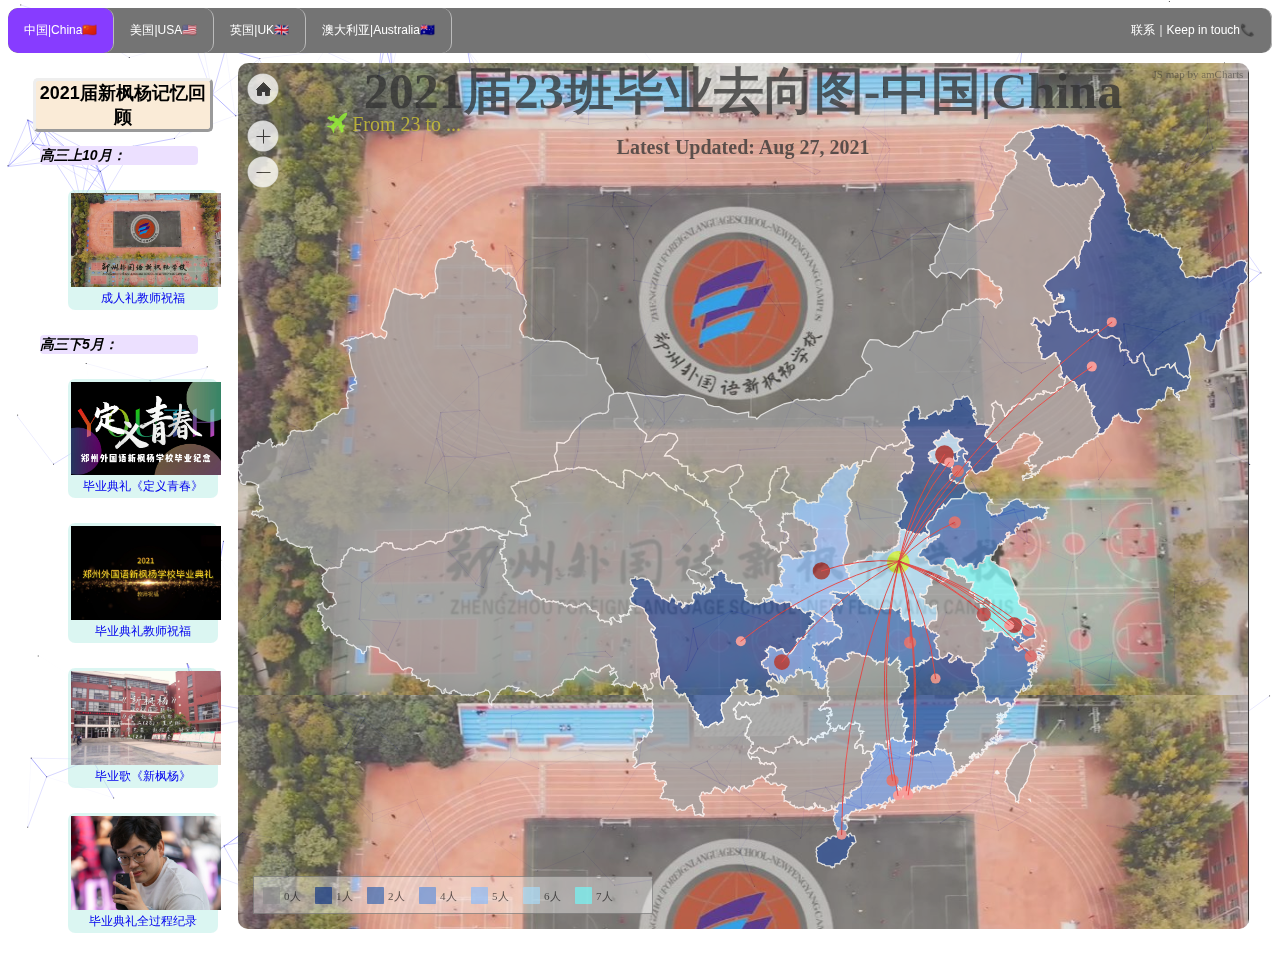
<file: index.html>
<!DOCTYPE HTML PUBLIC "-//W3C//DTD HTML 4.01//EN" "http://www.w3.org/TR/html4/strict.dtd">
<html>
    <head>
        <meta http-equiv="Content-Type" content="text/html; charset=utf-8">
        <title>Graduation10111Map</title>

        <link rel="shortcut icon" href="./src/favicon.ico">
        <link rel="stylesheet" href="./css/style.css" type="text/css">
        <!-- <link rel="stylesheet" href="./css/ammap.css" type="text/css"> -->
        <script src="./js/ammap.js" type="text/javascript"></script>
        <!-- check ammap/maps/js/ folder to see all available countries -->
        <!-- map file should be included after ammap.js -->
		<script src="./js/china.js" type="text/javascript"></script>
        <script>
            AmCharts.ready(function() {
			    map = new AmCharts.AmMap();
                map.addTitle("2021届23班毕业去向图-中国|China", 50);
                map.addTitle("Latest Updated: Aug 27, 2021", 20);
                // map.projection = "winkel3";
                // AmCharts.theme = AmCharts.themes.black;

                // some svg used later
                var planeSVG = "M19.671,8.11l-2.777,2.777l-3.837-0.861c0.362-0.505,0.916-1.683,0.464-2.135c-0.518-0.517-1.979,0.278-2.305,0.604l-0.913,0.913L7.614,8.804l-2.021,2.021l2.232,1.061l-0.082,0.082l1.701,1.701l0.688-0.687l3.164,1.504L9.571,18.21H6.413l-1.137,1.138l3.6,0.948l1.83,1.83l0.947,3.598l1.137-1.137V21.43l3.725-3.725l1.504,3.164l-0.687,0.687l1.702,1.701l0.081-0.081l1.062,2.231l2.02-2.02l-0.604-2.689l0.912-0.912c0.326-0.326,1.121-1.789,0.604-2.306c-0.452-0.452-1.63,0.101-2.135,0.464l-0.861-3.838l2.777-2.777c0.947-0.947,3.599-4.862,2.62-5.839C24.533,4.512,20.618,7.163,19.671,8.11z";
                var targetSVG = "M9,0C4.029,0,0,4.029,0,9s4.029,9,9,9s9-4.029,9-9S13.971,0,9,0z M9,15.93 c-3.83,0-6.93-3.1-6.93-6.93S5.17,2.07,9,2.07s6.93,3.1,6.93,6.93S12.83,15.93,9,15.93 M12.5,9c0,1.933-1.567,3.5-3.5,3.5S5.5,10.933,5.5,9S7.067,5.5,9,5.5 S12.5,7.067,12.5,9z";
                
                // change position of "JS map by amcharts"
                map.creditsPosition = "top-right";

                map.linesSettings = {
			        color: "#EA0000",
			        alpha: 0.99,
			    };

				map.areasSettings = {
                    rollOverOutlineColor: "#FFFFFF",
                    rollOverColor: "#CC0000",
                    balloonText: "<span style='font-size:17px;'><b>[[title]]</b>[[customData]]</span>",
					outlineThickness:1.25,
                    autoZoom:false,
                    selectedColor: "#FF841A",
                    unlistedAreasColor: "#888888",
				};


                var zhengzhou = {
			        id: "zhengzhou",
			        color: "#8F0000",
                    value: 6,
			        // svgPath: targetSVG,
			        title: "郑州",
                    customData: '<table border="1"><tr><th>姓名</th><th>学校</th></tr><tr><td>陈文轩</td><td><img width=135px height=35px src="./src/huel.png"></td></tr><tr><td>李昊忱</td><td rowspan="2"><img width=135px height=35px src="./src/zzu.png"></td></tr><tr><td style="font-size:15px">杨如弘若</td></tr><tr><td>王怡霖</td><td></td></tr><tr><td>张竞文</td><td></td></tr><tr><td>周非凡</td><td></td></tr></table>',
			        latitude: 34.7000,
			        longitude: 113.6000,
			        // scale: 1.2,
			        // zoomLevel: 2.74,
			        // zoomLongitude: 34.7500,
			        // zoomLatitude: 113.6333,

			        lines: [
                        // line add id : 'xx' and link it to planes
			        {
                        arc: -0.5,
			            latitudes: [34.7500, 39.9056],
			            longitudes: [113.6333, 116.3958],
                    },
			        {
                        arc: -0.5,
			            latitudes: [34.7500, 36.6702],
			            longitudes: [113.6333, 117.0207]},
			        {
                        arc: -0.5,
			            latitudes: [34.7500, 23.1166],
			            longitudes: [113.6333, 113.2500]},
			        {
                        arc: -0.5,
			            latitudes: [34.7500, 22.5333],
			            longitudes: [113.6333, 114.0833]},
			        {
                        arc: -0.5,
			            latitudes: [34.7500, 22.2711],
			            longitudes: [113.6333, 113.5770]},
			        {
                        arc: -0.5,
			            latitudes: [34.7500, 20.0500],
			            longitudes: [113.6333, 110.1666]},
			        {
                        arc: -0.5,
			            latitudes: [34.7500, 39.5380],
			            longitudes: [113.6333, 116.6840]},
			        {
                        arc: -0.5,
			            latitudes: [34.7500, 45.8013],
			            longitudes: [113.6333, 126.5291]},
			        {
                        arc: -0.5,
			            latitudes: [34.7500, 30.5833],
			            longitudes: [113.6333, 114.3166]},
			        {
                        arc: -0.5,
			            latitudes: [34.7500, 43.8845],
			            longitudes: [113.6333, 125.3184]},
			        {
                        arc: -0.5,
			            latitudes: [34.7500, 32.0438],
			            longitudes: [113.6333, 118.7786]},
			        {
                        arc: -0.5,
			            latitudes: [34.7500, 31.5000],
			            longitudes: [113.6333, 120.6166]},
			        {
                        arc: -0.5,
			            latitudes: [34.7500, 31.4900],
			            longitudes: [113.6333, 120.3130]},
			        {
                        arc: -0.5,
			            latitudes: [34.7500, 28.6830],
			            longitudes: [113.6333, 115.8580]},
			        {
                        arc: -0.5,
			            latitudes: [34.7500, 34.2650],
			            longitudes: [113.6333, 108.9423]},
			        {
                        arc: -0.5,
			            latitudes: [34.7500, 31.2286],
			            longitudes: [113.6333, 121.4747]},
			        {
                        arc: -0.5,
			            latitudes: [34.7500, 30.6600],
			            longitudes: [113.6333, 104.0633]},
			        {
                        arc: -0.5,
			            latitudes: [34.7500, 39.1336],
			            longitudes: [113.6333, 117.2054]},
			        {
                        arc: -0.5,
			            latitudes: [34.7500, 22.3000],
			            longitudes: [113.6333, 114.2000]},
			        {
                        arc: -0.5,
			            latitudes: [34.7500, 29.8603],
			            longitudes: [113.6333, 121.6245]},
			        {
                        arc: -0.5,
			            latitudes: [34.7500, 29.5637],
			            longitudes: [113.6333, 106.5504]},
			        ],
                    images: [{
			            label: "From 23 to ...",
			            svgPath: planeSVG,
			            left: 100,
			            top: 60,
                        title: "Count",
                        customData: "49/66",
			            color: "#7FFF00",
			            labelColor: "#CCC000",
			            labelRollOverColor: "#CC0000",
			            labelFontSize: 20
                    },
                    ]
			    };

                mapData = [
                            zhengzhou,
                            {zoomLevel:1.25, scale:0.5, color:"#8F0000",title:"北京", latitude:39.9056, longitude:116.3958, customData:'<table border="1"><tr><th colspan="2"></th></tr><tr><th>&nbsp;姓&nbsp;&nbsp;名&nbsp;</th><th>&nbsp;&nbsp;&nbsp;&nbsp;&nbsp;&nbsp;大&nbsp;&nbsp;&nbsp;&nbsp;学&nbsp;&nbsp;&nbsp;&nbsp;&nbsp;</th></tr><tr><td>单昕</td><td rowspan="2"><img  height=45px src="./src/bsu.png"></td></tr><tr><td>冯雨欣</td></tr><tr><td>都可心</td><td><img height=36px src="./src/bfsu.png"></td></tr><tr><td>谷行言</td><td></td></tr><tr><td>李莞婷</td><td><img height="33px" src="./src/ruc.png"></td></tr><tr><td>王奕文</td><td></td></tr></table>',value: 6},
                            {zoomLevel:1.25, scale:0.5, color:"#D64646",title:"济南", latitude:36.6702, longitude:117.0207, customData:'<table border="1"><tr><th>姓名</th><th>&nbsp;&nbsp;&nbsp;&nbsp;&nbsp;&nbsp;&nbsp;大学&nbsp;&nbsp;&nbsp;&nbsp;&nbsp;&nbsp;&nbsp;&nbsp;</th></tr><tr><td>乔思锦</td><td rowspan="2"><img height=48px src="./src/sdu.png"></td></tr><tr><td>宋昱樟</td></tr></table>', value: 2},
                            // {zoomLevel:1.25, scale:1.25, title:"郑州", latitude:34.7500, longitude:113.6333, customData:'陈文轩（河南财经政法大学）｜李昊忱、杨如弘若（郑州大学）｜王怡霖｜张竞文｜周非凡',},
                            {zoomLevel:1.25, scale:0.5, color:"#D64646",title:"广州", latitude:23.1166, longitude:113.2500, customData:'<table border="1"><tr><th>姓名</th><th>学校</th></tr><tr><td>楚甜甜</td><td></td></tr><tr><td>樊志鑫</td><td></td></tr></table>', value: 2},
                            {zoomLevel:1.25, scale:0.5, color:"#FF8282",title:"深圳", latitude:22.5333, longitude:114.0833, customData:'<table border="1"><tr><th>姓名</th><th>学校</th></tr><tr><td>李树欣</td><td></td></tr></table>', value: 1},
                            {zoomLevel:1.25, scale:0.5, color:"#FF8282",title:"珠海", latitude:22.2711, longitude:113.5770, customData:'<table border="1"><tr><th>姓&nbsp;&nbsp;&nbsp;名</th><th>&nbsp;&nbsp;&nbsp;&nbsp;学&nbsp;&nbsp;&nbsp;&nbsp;&nbsp;&nbsp;&nbsp;&nbsp;校&nbsp;&nbsp;&nbsp;&nbsp;</th></tr><tr><td>陈艺菲</td><td><img height="35px" src="./src/uic.png"></td></tr></table>', value: 1},
                            {zoomLevel:1.25, scale:0.5, color:"#FF8282",title:"海口", latitude:20.0500, longitude:110.1666, customData:'<table border="1"><tr><th>姓名</th><th>&nbsp;&nbsp;&nbsp;学&nbsp;&nbsp;&nbsp;&nbsp;&nbsp;&nbsp;校&nbsp;&nbsp;&nbsp;</th></tr><tr><td>刘尚</td><td><img height="35px" src="./src/hainanu.png"></td></tr></table>', value: 1},
                            {zoomLevel:1.25, scale:0.5, color:"#FF8282",title:"廊坊", latitude:39.5380, longitude:116.6840, customData:'<table border="1"><tr><th>姓名</th><th>学校</th></tr><tr><td>胡校翡</td><td></td></tr></table>', value: 1},
                            {zoomLevel:1.25, scale:0.5, color:"#FF8282",title:"哈尔滨", latitude:45.8013, longitude:126.5291, customData:'<table border="1"><tr><th>姓名</th><th>&nbsp;&nbsp;&nbsp;&nbsp;&nbsp;学&nbsp;&nbsp;&nbsp;&nbsp;&nbsp;&nbsp;&nbsp;&nbsp;校&nbsp;&nbsp;&nbsp;&nbsp;&nbsp;</th></tr><tr><td>秦畅</td><td><img height=35px src="./src/neau.png"></td></tr></table>', value: 1},
                            {zoomLevel:1.25, scale:0.5, color:"#D64646",title:"武汉", latitude:30.5833, longitude:114.3166, customData:'<table border="1"><tr><th>姓名</th><th>&nbsp;&nbsp;&nbsp;&nbsp;学&nbsp;&nbsp;&nbsp;&nbsp;&nbsp;&nbsp;&nbsp;校&nbsp;&nbsp;&nbsp;&nbsp;</th></tr><tr><td>侯凯鑫</td><td></td></tr><tr><td>沈小甜</td><td><img height=36px src="./src/zuel.png"></td></table>', value: 2},
                            {zoomLevel:1.25, scale:0.5, color:"#FF8282",title:"长春", latitude:43.8845, longitude:125.3184, customData:'<table border="1"><tr><th>姓&nbsp;&nbsp;&nbsp;&nbsp;名&nbsp;</th><th>&nbsp;&nbsp;&nbsp;学&nbsp;&nbsp;&nbsp;&nbsp;&nbsp;&nbsp;&nbsp;&nbsp;&nbsp;&nbsp;校&nbsp;&nbsp;&nbsp;</th></tr><tr><td>赵子佳</td><td><img height="30px" src="./src/jisu.png"></td></tr></table>', value: 1},
                            {zoomLevel:1.25, scale:0.5, color:"#AD1D1D",title:"南京", latitude:32.0438, longitude:118.7786, customData:'<table border="1"><tr><th>姓名</th><th>&nbsp;&nbsp;学&nbsp;&nbsp;&nbsp;&nbsp;&nbsp;&nbsp;&nbsp;&nbsp;&nbsp;校&nbsp;&nbsp;</th></tr><tr><td>陈柄言</td><td><img height="30px" src="./src/nau.png"></td></tr><tr><td>张禾佳</td><td></td></tr><tr><td>张婧懿</td><td></td></tr></table>', value: 3},
                            {zoomLevel:1.25, scale:0.5, color:"#940404",title:"苏州", latitude:31.5000, longitude:120.6166, customData:'<table border="1"><tr><th>姓名</th><th>学校</th></tr><tr><td>李佳荣</td><td></td></tr><tr><td>王路灿</td><td></td></tr><tr><td>赵文迪</td><td><img height="33px" src="./src/xjtlu.png"></td></tr></table>', value: 4},
                            {zoomLevel:1.25, scale:0.5, color:"#FF8282",title:"无锡", latitude:31.4900, longitude:120.3130, customData:'<table border="1"><tr><th>姓名</th><th>&nbsp;&nbsp;学&nbsp;&nbsp;&nbsp;&nbsp;&nbsp;校&nbsp;&nbsp;</th></tr><tr><td>杨沛霖</td><td><img height=33px src="./src/jiangnan.png"></td></table>', value: 1},
                            {zoomLevel:1.25, scale:0.5, color:"#FF8282",title:"南昌", latitude:28.6830, longitude:115.8580, customData:'<table border="1"><tr><th>姓名</th><th>学校</th></tr><tr><td>赵畅</td><td></td></table>', value: 1},
                            {zoomLevel:1.25, scale:0.5, color:"#8F0000",title:"西安", latitude:34.2650, longitude:108.9423, customData:'<table border="1"><tr><th>姓名</th><th>&nbsp;&nbsp;学&nbsp;&nbsp;&nbsp;&nbsp;&nbsp;&nbsp;&nbsp;&nbsp;&nbsp;校&nbsp;&nbsp;</th></tr><tr><td>冯靖涵</td><td><img height=33px src="./src/xidian.png"></td></tr><tr><td>李艺菲</td><td><img height=33px src="./src/snnu.png"></td></tr><tr><td>张瀚霖</td><td></td></tr><tr><td>赵煜晨</td><td></td></tr><tr><td>朱栎旭</td><td><img height=73px src="./src/sust.png"></td></tr></table>', value: 5},
                            {zoomLevel:1.25, scale:0.5, color:"#D64646",title:"上海", latitude:31.2286, longitude:121.4747, customData:'<table border="1"><tr><th>&nbsp;姓&nbsp;&nbsp;&nbsp;&nbsp;名&nbsp;</th><th>&nbsp;&nbsp;&nbsp;学&nbsp;&nbsp;&nbsp;&nbsp;&nbsp;&nbsp;&nbsp;&nbsp;校&nbsp;&nbsp;&nbsp;</th></tr><tr><td>谷雨璞</td><td></td></tr><tr><td>王翔宇</td><td><img height=27px src="./src/shupl.png"></td></table>', value: 2},
                            {zoomLevel:1.25, scale:0.5, color:"#FF8282",title:"成都", latitude:30.6600, longitude:104.0633, customData:'<table border="1"><tr><th>姓名</th><th>学校</th></tr><tr><td>张雨桐</td><td></td></tr></table>', value: 1},
                            {zoomLevel:1.25, scale:0.5, color:"#D64646",title:"天津", latitude:39.1336, longitude:117.2054, customData:'<table border="1"><tr><th>姓名</th><th>学校</th></tr><tr><td>苗卓琦</td><td></td></tr><tr><td>周琬钦</td><td><img width=120px src="./src/nankai.png"></td></tr></table>', value: 2},
                            {zoomLevel:1.25, scale:0.5, color:"#FF8282",title:"香港", latitude:22.3000, longitude:114.2000, customData:'<table border="1"><tr><th>姓名</th><th>学校</th></tr><tr><td>郭欣怡</td><td><img width=135px src="./src/cuhk.png"></td></tr></table>', value: 1},
                            {zoomLevel:1.25, scale:0.5, color:"#D64646",title:"宁波", latitude:29.8603, longitude:121.6245, customData:'<table border="1"><tr><th>姓名</th><th>学校</th></tr><tr><td>李若静</td><td></td></tr><tr><td>钟紫涵</td><td><img width=100px src="./src/nottingham.png"></td></tr></table>', value: 2},
                            {zoomLevel:1.25, scale:0.5, color:"#940404",title:"重庆", latitude:29.5637, longitude:106.5504, customData:'<table border="1"><tr><th>姓名</th><th>学校</th></tr><tr><td>马承钰</td><td><img width=120px height=35px src="./src/swu.png"></td></tr><tr><td>安麒羽</td><td></td></tr><tr><td>吕婧玥</td><td></td></tr><tr><td>常乂文</td><td></td></tr></table>', value: 4},
                        //     {
                        //     svgPath: planeSVG,
                        //     positionOnLine: 0,
                        //     color: "#000000",
                        //     alpha: 0.1,
                        //     animateAlongLine: true,
                        //     lineId: "line2",
                        //     flipDirection: true,
                        //     loop: true,
                        //     scale: 0.03,
                        //     positionScale: 1.3
                        // }, {
                        //     svgPath: planeSVG,
                        //     positionOnLine: 0,
                        //     color: "#585869",
                        //     animateAlongLine: true,
                        //     lineId: "line1",
                        //     flipDirection: true,
                        //     loop: true,
                        //     scale: 0.03,
                        //     positionScale: 1.8
                        // }
                        ]

                var dataProvider = {
                        mapVar: AmCharts.maps.china,
                        images: [],
                        getAreasFromMap: true,
                        autoZoom:false,
                };


                // area data writes here
                dataProvider.areas = [
                    {
                        title: "安徽",
                        id: 'CN-34',
                        color: "#888888",
                        customData: "0人",
                        groupId: "0",
                    },
                    {
                        title: "北京",
                        id: 'CN-11',
                        color: "#A5DEFF",
                        customData: '<table border="1"><tr><th>城&nbsp;市</th><th>学校</th><th>姓&nbsp;&nbsp;&nbsp;名</th></tr><tr><td rowspan="6">北京</td><td rowspan="2"><img height="35px" width="120px" src="./src/bsu.png"></td><td>单昕</td></tr><tr><td>冯雨欣</td></tr><td><img height="35px" width="120px" src="./src/bfsu.png"></td><td>都可心</td></tr><td></td><td>谷行言</td></tr><tr><td><img height="35px" width="120px" src="./src/ruc.png"></td><td>李莞婷</td></tr><tr><td></td><td>王奕文</td></tr></table>',
                        groupId: "6"
                    },
                    {
                        title: "福建",
                        id: 'CN-35',
                        color: "#888888",
                        customData: "0人",
                        groupId: "0"
                    },
                    {
                        title: "山东",
                        id: 'CN-37',
                        color: "#215AB0",
                        customData: '<table border="1"><tr><th>城&nbsp;市</th><th>学校</th><th>姓&nbsp;&nbsp;&nbsp;名</th></tr><tr><td rowspan="2">济南</td><td rowspan="2"><img height=35px width=100px src="./src/sdu.png"></td><td>乔思锦</td></tr><tr><td>宋昱樟</td></tr></table>',
                        groupId: "2"
                    },
                    {
                        title: "河南",
                        id: 'CN-41',
                        color: "#A5DEFF",
                        customData: '<table border="1"><tr><th>城市</th><th>学校</th><th>姓&nbsp;&nbsp;&nbsp;&nbsp;&nbsp;&nbsp;名</th></tr><tr><td rowspan="6">郑州</td><td><img height="35px" width="120px" src="./src/huel.png"></td><td>陈文轩</td></tr><tr><td rowspan="2"><img height="35px" width="120px" src="./src/zzu.png"></td><td>李昊忱</td></tr><tr><td>杨如弘若</td></tr><tr><td></td><td>王怡霖</td></tr><tr><td></td><td>张竞文</td></tr><tr><td></td><td>周非凡</td></tr></table>',
                        groupId: "6"
                    },
                    {
                        title: "广东",
                        id: 'CN-44',
                        color: "#518AE0",
                        customData: '<table border="1"><tr><th>城市</th><th>学校</th><th>姓&nbsp;&nbsp;&nbsp;名</th></tr><tr><td rowspan="2">广州</td><td></td><td>楚甜甜</td></tr><tr><td></td><td>樊志鑫</td></tr><tr><td>深圳</td><td></td><td>李树欣</td></tr><tr><td>珠海</td><td><img height="35px" width="120px" src="./src/uic.png"></td><td>陈艺菲</td></tr></table>',
                        groupId: "4"
                    },
                    {
                        title: "甘肃",
                        id: 'CN-62',
                        color: "#888888",
                        customData: "0人",
                        groupId: "0"
                    },
                    {
                        title: "广西",
                        id: 'CN-45',
                        color: "#888888",
                        customData: "0人",
                        groupId: "0"
                    },
                    {
                        title: "贵州",
                        id: 'CN-52',
                        color: "#888888",
                        customData: "0人",
                        groupId: "0"
                    },
                    {
                        title: "湖南",
                        id: 'CN-43',
                        color: "#888888",
                        customData: "0人",
                        groupId: "0"
                    },
                    {
                        title: "海南",
                        id: 'CN-46',
                        color: "#002B81",
                        customData: '<table border="1"><tr><th>城市</th><th>学校</th><th>姓名</th></tr><tr><td>海口</td><td><img width=120px height=35px src="./src/hainanu.png"></td><td>刘尚</td></tr></table>',
                        groupId: "1"
                    },
                    {
                        title: "河北",
                        id: 'CN-13',
                        color: "#002B81",
                        customData: '<table border="1"><tr><th>城市</th><th>学校</th><th>姓名</th></tr><tr><td>廊坊</td><td></td><td>胡校翡</td></table>',
                        groupId: "1"
                    },
                    {
                        title: "黑龙江",
                        id: 'CN-23',
                        color: "#002B81",
                        customData: '<table border="1"><tr><th>城&nbsp;&nbsp;&nbsp;市</th><th>学校</th><th>姓&nbsp;&nbsp;&nbsp;名</th></tr><tr><td>哈尔滨</td><td><img height="30px" width="101px" src="./src/neau.png"></td><td>秦畅</td></tr></table>',
                        groupId: "1"
                    },
                    {
                        title: "湖北",
                        id: 'CN-42',
                        color: "#215AB0",
                        customData: '<table border="1"><tr><th>城市</th><th>学校</th><th>姓&nbsp;&nbsp;&nbsp;名</th></tr><tr><td rowspan="2">武汉</td><td></td><td>侯凯鑫</td></tr><tr><td><img width="120px" height="35px" src="./src/zuel.png"></td><td>沈小甜</td></tr></table>',
                        groupId: "2"
                    },
                    {
                        title: "吉林",
                        id: 'CN-22',
                        color: "#002B81",
                        customData: '<table border="1"><tr><th>城市</th><th>学校</th><th>姓&nbsp;&nbsp;&nbsp;名</th></tr><tr><td>长春</td><td><img height="35px" width="120px" src="./src/jisu.png"></td><td>赵子佳</td></tr></table>',
                        groupId: "1"
                    },
                    {
                        title: "江苏",
                        id: 'CN-32',
                        color: "#6CFFFF",
                        customData: '<table border="1"><tr><th>城市</th><th>学校</th><th>姓&nbsp;&nbsp;&nbsp;名</th></tr><tr><td rowspan="3">南京</td><td><img height="35px" width="120px" src="./src/nau.png"></td><td>陈柄言</td></tr><tr><td></td><td>张禾佳</td></tr><tr><td></td><td>张婧懿</td></tr><tr><td rowspan="3">苏州</td><td></td><td>李佳荣</td></tr><tr><td></td><td>王路灿</td></tr><tr><td><img height="33px" width="120px" src="./src/xjtlu.png"></td><td>赵文迪</td></tr><tr><td>无锡</td><td><img height=33px src="./src/jiangnan.png"></td><td>杨沛霖</td></table>',
                        groupId: "7"
                    },
                    {
                        title: "江西",
                        id: 'CN-36',
                        color: "#002B81",
                        customData: '<table border="1"><tr><th>城市</th><th>学校</th><th>姓名</th></tr><tr><td>南昌</td><td></td><td>赵畅</td></tr></table>',
                        groupId: "1"
                    },
                    {
                        title: "辽宁",
                        id: 'CN-21',
                        color: "#888888",
                        customData: "0人",
                        groupId: "0"
                    },
                    {
                        title: "澳门",
                        id: 'CN-92',
                        color: "#888888",
                        customData: "0人",
                        groupId: "0"
                    },
                    {
                        title: "内蒙古",
                        id: 'CN-15',
                        color: "#888888",
                        customData: "0人",
                        groupId: "0"
                    },
                    {
                        title: "宁夏",
                        id: 'CN-64',
                        color: "#888888",
                        customData: "0人",
                        groupId: "0"
                    },
                    {
                        title: "青海",
                        id: 'CN-63',
                        color: "#888888",
                        customData: "0人",
                        groupId: "0"
                    },
                    {
                        title: "陕西",
                        id: 'CN-61',
                        color: "#81BAFF",
                        customData: '<table border="1"><tr><th>城市</th><th>学校</th><th>姓&nbsp;&nbsp;&nbsp;名</th></tr><tr><td rowspan="5">西安</td><td><img height="35px" width="120px" src="./src/xidian.png"></td><td>冯靖涵</td></tr><tr><td><img height=35px width=120px src="./src/snnu.png"></td><td>李艺菲</td></tr><tr><td></td><td>张瀚霖</td></tr><tr><td></td><td>赵煜晨</td></tr><tr><td><img height=60px width=120px src="./src/sust.png"></td><td>朱栎旭</td></tr></table>',
                        groupId: "5"
                    },
                    {
                        title: "上海",
                        id: 'CN-31',
                        color: "#215AB0",
                        customData: '<table border="1"><tr><th>城市</th><th>学校</th><th>姓&nbsp;&nbsp;&nbsp;名</th></tr><tr><td rowspan="2">上海</td><td></td><td>谷雨璞</td></tr><tr><td><img height="35px" width="120px" src="./src/shupl.png"></td><td>王翔宇</td></tr></table>',
                        groupId: "2"
                    },
                    {
                        title: "四川",
                        id: 'CN-51',
                        color: "#002B81",
                        customData: '<table border="1"><tr><th>城市</th><th>学校</th><th>姓名</th></tr><tr><td>成都</td><td></td><td>张雨桐</td></tr></table>',
                        groupId: "1"
                    },
                    {
                        title: "天津",
                        id: 'CN-12',
                        color: "#215AB0",
                        customData: '<table border="1"><tr><th>城市</th><th>学校</th><th>姓&nbsp;&nbsp;&nbsp;名</th></tr><tr><td rowspan="2">天津</td><td></td><td>苗卓琦</td></tr><tr><td><img width=120px src="./src/nankai.png"></td><td>周琬钦</td></tr></table>',
                        groupId: "2"
                    },
                    {
                        title: "台湾",
                        id: 'CN-71',
                        color: "#888888",
                        customData: "0人",
                        groupId: "0"
                    },
                    {
                        title: "新疆",
                        id: 'CN-65',
                        color: "#888888",
                        customData: "0人",
                        groupId: "0"
                    },
                    {
                        title: "云南",
                        id: 'CN-53',
                        color: "#888888",
                        customData: "0人",
                        groupId: "0"
                    },
                    {
                        title: "香港",
                        id: 'CN-91',
                        color: "#002B81",
                        customData: '<table border="1"><tr><th>城市</th><th>学校</th><th>姓名</th></tr><tr><td>香港</td><td><img width=135px src="./src/cuhk.png"></td><td>郭欣怡</td></tr></table>',
                        groupId: "1"
                    },
                    {
                        title: "浙江",
                        id: 'CN-33',
                        color: "#215AB0",
                        customData: '<table border="1"><tr><th>城市</th><th>学校</th><th>姓名</th></tr><tr><td rowspan="2">宁波</td><td></td><td>李若静</td></tr><tr><td><img width=120px height="35px" src="./src/nottingham.png"></td><td>钟紫涵</td></tr></table>',
                        groupId: "2"
                    },
                    {
                        title: "重庆",
                        id: 'CN-50',
                        color: "#518AE0",
                        customData: '<table border="1"><tr><th>城市</th><th>学校</th><th>姓名</th></tr><tr><td rowspan="4">重庆</td><td><img width=120px height=35px src="./src/swu.png"></td><td>马承钰</td></tr><tr><td></td><td>安麒羽</td></tr><tr><td></td><td>吕婧玥</td></tr><tr><td></td><td>常乂文</td></tr></table>',
                        groupId: "4"
                    },
                    {
                        title: "西藏",
                        id: 'CN-54',
                        color: "#888888",
                        customData: "0人",
                        groupId: "0"
                    },
                    {
                        title: "山西",
                        id: 'CN-14',
                        color: "#888888",
                        customData: "0人",
                        groupId: "0"
                    },
                ];

                // data count
                var legend_ = {
			        width: 400,
			        backgroundAlpha: 0.5,
			        backgroundColor: "#FFFFFF",
			        borderColor: "#666666",
			        borderAlpha: 1,
			        bottom: 15,
			        left: 15,
			        horizontalGap: 10,
			        data: [
			        {
			            title: "0人", // custom text here
			            color: "#888888",
                    },
			        {
			            title: "1人", // custom text here
			            color: "#002B81",
                    },
			        {
			            title: "2人", // custom text here
			            color: "#215AB0",
                    },
			        // {
			        //     title: "3人", // custom text here
			        //     color: "#66CC99",
                    // },
			        {
			            title: "4人", // custom text here
			            color: "#518AE0",
                    },
			        {
			            title: "5人", // custom text here
			            color: "#81BAFF",
                    },
			        {
			            title: "6人", // custom text here
			            color: "#A5DEFF",
                    },
			        {
			            title: "7人", // custom text here
			            color: "#6CFFFF",
                    },
			        ]
			    };

                var map;
                var minBulletSize = 10;
                var maxBulletSize = 20;
                var min = 1;
                var max = 7;

    			// get min and max values
                var maxSquare = maxBulletSize * maxBulletSize * 2 * Math.PI;
				var minSquare = minBulletSize * minBulletSize * 2 * Math.PI;

                for (var i = 0; i < mapData.length; i++) {
					var dataItem = mapData[i];
					var value = dataItem.value;
					// calculate size of a bubble
					var square = (value - min) / (max - min) * (maxSquare - minSquare) + minSquare;
					if (square < minSquare) {
						square = minSquare;
					}
					var size = Math.sqrt(square / (Math.PI * 2));
                    // console.log(value, square, size);
					var id = dataItem.id;

                    if (Object.keys(dataItem).length == 8){
                        dataProvider.images.push({
                            zoomLevel: dataItem.zoomLevel,
                            type: "circle",
                            width: size,
                            height: size,
                            color: dataItem.color,
                            longitude: dataItem.longitude,
                            latitude: dataItem.latitude,
                            title: dataItem.title,
                            value: value,
                            customData: dataItem.customData,
                        });
                    }else{
                        dataProvider.images.push({
                            id: dataItem.id,
                            type: "circle",
                            width: size,
                            height: size,
                            color: dataItem.color,
                            longitude: dataItem.longitude,
                            latitude: dataItem.latitude,
                            title: dataItem.title,
                            value: value,
                            customData: dataItem.customData,
                            lines: dataItem.lines,
                            images: dataItem.images,
                        });
                    }
                }

                map.imagesSettings = {
			        rollOverColor: "#FFF000",
			        rollOverScale: 2,
                    selectedScale: 1.2,
			        selectedColor: "#CCFF0F",
                    balloonText: "<span style='font-size:19px;'><b>[[title]]</b>: [[customData]]</span>", //You can use the following tags: [[title]], [[description]], [[value]] and [[percent]].
                    // labelFontSize: 30,
                    // pauseDuration: 0.2,
                    // animationDuration:2.5,
                    // adjustAnimationSpeed:true
			    };

                // console.log(legend_)
                map.addLegend(legend_);
                // console.log(dataProvider);
				map.backgroundZoomsToTop = true;
                dataProvider.linkToObject = dataProvider.images[0];
				map.linesAboveImages = true;
                // console.log(dataProvider.images[0])
                map.dataProvider = dataProvider;

			    map.write("mapdivChina");
        }
        );
        </script>
    </head>

    <body>
        <!-- <div id="title">

        </div> -->
        <!-- <img src='./src/001.jpg' id="coverA"> -->
        <!-- 导航栏 -->
        <div id="navigation">
            <ul>
                <li class='list'>
                    <a href='./index.html' class="active">
                        <span class="icon">

                        </span>
                        <span class="title">
                            中国|China🇨🇳
                        </span>
                    </a>
                </li>
                <!-- <li class='list'> This is deleted because the map of China is not right.
                    <a href="./html/world.html">
                        <span class="icon">

                        </span>
                        <span class="title">
                            世界|World🌍
                        </span>
                    </a>
                </li> -->
                <li class='list'>
                    <a href="./html/usa.html">
                        <span class="icon">

                        </span>
                        <span class="title">
                            美国|USA🇺🇸
                        </span>
                    </a>
                </li>
                <li class='list'>
                    <a href="./html/uk.html">
                        <span class="icon">

                        </span>
                        <span class="title">
                            英国|UK🇬🇧
                        </span>
                    </a>
                </li>
                <li class='list'>
                    <a href="./html/australia.html">
                        <span class="icon">

                        </span>
                        <span class="title">
                            澳大利亚|Australia🇦🇺
                        </span>
                    </a>
                </li>
                <li class='list' style="float:right">
                    <a href="">
                        <span class="icon">

                        </span>
                        <span class="title">
                            联系｜Keep in touch📞
                        </span>
                    </a>
                </li>
            </ul>
        </div>
        <div id='memory'>
            <div class='memories'>
                <h2>2021届新枫杨记忆回顾</h2>
                <h3>高三上10月：</h3>
                <ul>
                    <li>
                        <a href='https://b23.tv/nCFWhp'><img src='./src/001.jpg' width='150px'><br>成人礼教师祝福</a>
                        
                    </li>
                </ul>
                <h3>高三下5月：</h3>
                <ul>
                    <li>
                        <a href='https://b23.tv/LK5dwx'><img src='./src/002.jpg' width='150px'><br>毕业典礼《定义青春》</a>
                    </li>
                    <li>
                        <a href='https://www.bilibili.com/video/BV1bK4y1978T'><img src='./src/003.jpg' width='150px'><br>毕业典礼教师祝福</a>
                    </li>
                    <li>
                        <a href='https://b23.tv/q4RB67'><img src='./src/004.jpg' width='150px'><br>毕业歌《新枫杨》</a>
                    </li>
                    <li>
                        <a href='https://b23.tv/qtCEjq'><img src='./src/005.jpg' width='150px'><br>毕业典礼全过程纪录</a>
                    </li>
                </ul>
                <!-- 来自政教处打工人的整理 -->
            </div>
            <div class='memories'>

            </div>
        </div>
        <div id="mapdivChina">

        </div>

            <!-- <div id="listdiv"></div> -->
    </body>
    <script>
        window.onfocus = function () {
        document.title = '2323,(￣∇￣)';
        };
        window.onblur = function () {
        document.title = '(=ﾟωﾟ)ﾉ快回来~页面崩溃了';
        };
    </script>
    <script type="text/javascript" color="0,0,255" opacity='0.7' zIndex="-2" count="333" src="./js/canvas-nest.min.js.css"></script>
</html>
</file>
<file: css/style.css>
body {
	font-family: Tahoma,Arial,Verdana;
	font-size: 12px;
	color: black;
}

/* #coverA {
	width:100%;
	height: 100%;
	opacity: 50%;
} */

#navigation ul {
	list-style-type: none;
	margin: 0;
	padding: 0;
	overflow: hidden;
	background-color: rgb(116, 116, 116);
	top:0;
	width:100%;
	border-radius: 10px;
}

#navigation li {
	float:left;
	border-right: 1px solid #bbb;
	display: inline;
	border-radius: 10px;
}

#navigation li a {
	display: block;
	color: white;
	text-align: center;
	padding: 14px 16px;
	text-decoration: none;
	border-radius: 10px;
}

#navigation li a:hover {
	background-color: rgb(0, 100, 167);
}

.active {
	background-color: #873cff;
}

#mapdivChina {
	overflow: hidden;
	position:relative;
	width:80%;
	margin-left: 80px;
	margin-right: 0px;
	margin-top: 10px;
	/* background-color:#DDDDDD; */
	background-image: url('../src/001.jpg');
	background-size: contain;
	height:866px;
	border-radius: 10px;
	opacity:80%
}

#mapdivChina div {
	opacity: 88%;
}

#memory {
	width:15%;
	float: left;
	margin:20px;
}

#memory .memories h2 {
	background-color: antiquewhite;
	margin:5px;
	display:block;
	text-align: center;
	border-radius: 5px;
	border-spacing: 3px;
	text-shadow: 5px;
	border-style: outset;
}

#memory .memories h3 {
	background-color: #ece0ff;
	margin-right: 20px;
	font-style: oblique;
	margin-left: 12px;
	border-radius: 4px;
	text-shadow: 3px;
}

#memory .memories ul {
	list-style-type: none;
}

#memory .memories ul li a {
	display: block;
	background-color: rgba(190, 238, 232, 0.548);
	font-size: 12px;
	margin-top:25px;
	margin-bottom: 25px;
	padding: 3px;
	font-style: normal;
	text-decoration: none;
	text-align: center;
	border-radius: 7px;
}

#memory .memories ul li a:hover{
	font-size:15px;
	color:rgb(195, 0, 255);
}

/* cursor effect */
body {  
    cursor: url(../src/normal.cur), auto;
}
 
 
a {
    cursor: url(../src/ayuda.cur), auto
}
 
a:active {
    cursor: url(../src/work.cur), alias
}
 
p {
    cursor: url(../src/texto.cur), auto
}
 
span {
   cursor: url(../src/No_Disponible.cur), auto;
}
</file>
<file: css/ammap.css>
.ammapAlert
{
    display:table-cell;
    vertical-align:middle;
    text-align:center;
    font-family:verdana,helvetica,arial,sans-serif;
    font-size:12px;
    color:#CC0000;
}

.ammapDescriptionWindow
{
   font-size:11px;
   font-family:verdana,helvetica,arial,sans-serif;
   background-color:#FFFFFF;
   border-style:solid;
   border-color:#DADADA;
   border-width:1px;
   color:#000000;
   padding:8px;
   -webkit-box-sizing: border-box;
   -moz-box-sizing: border-box;
   box-sizing: border-box;
}

.ammapDescriptionTitle
{
   font-size:12px;
   font-weight:bold;
   font-family:verdana,helvetica,arial,sans-serif;
   padding-bottom:5px;
}

.ammapDescriptionWindowCloseButton
{

}

.ammapObjectList ul
{
    padding-left:20px;
    list-style:square outside;
    color:#999999;
    font-family:verdana,helvetica,arial,sans-serif;
    font-size: 12px;
}

.ammapObjectList ul ul
{
    padding-left:14px;
}

.ammapObjectList a
{
    color:#000000;
}

.ammapObjectList a
{
    color:#000000;
    text-decoration:none;
    display:block;
    padding:2px;
}

.ammapObjectList a:hover
{
    color:#CC0000;
    text-decoration:none;
    background:#FFFFFF;
    cursor:pointer;
    display:block;
}

.ammapDescriptionText
{
	overflow: auto;
}


.amChartsPlotArea
{

}
</file>
